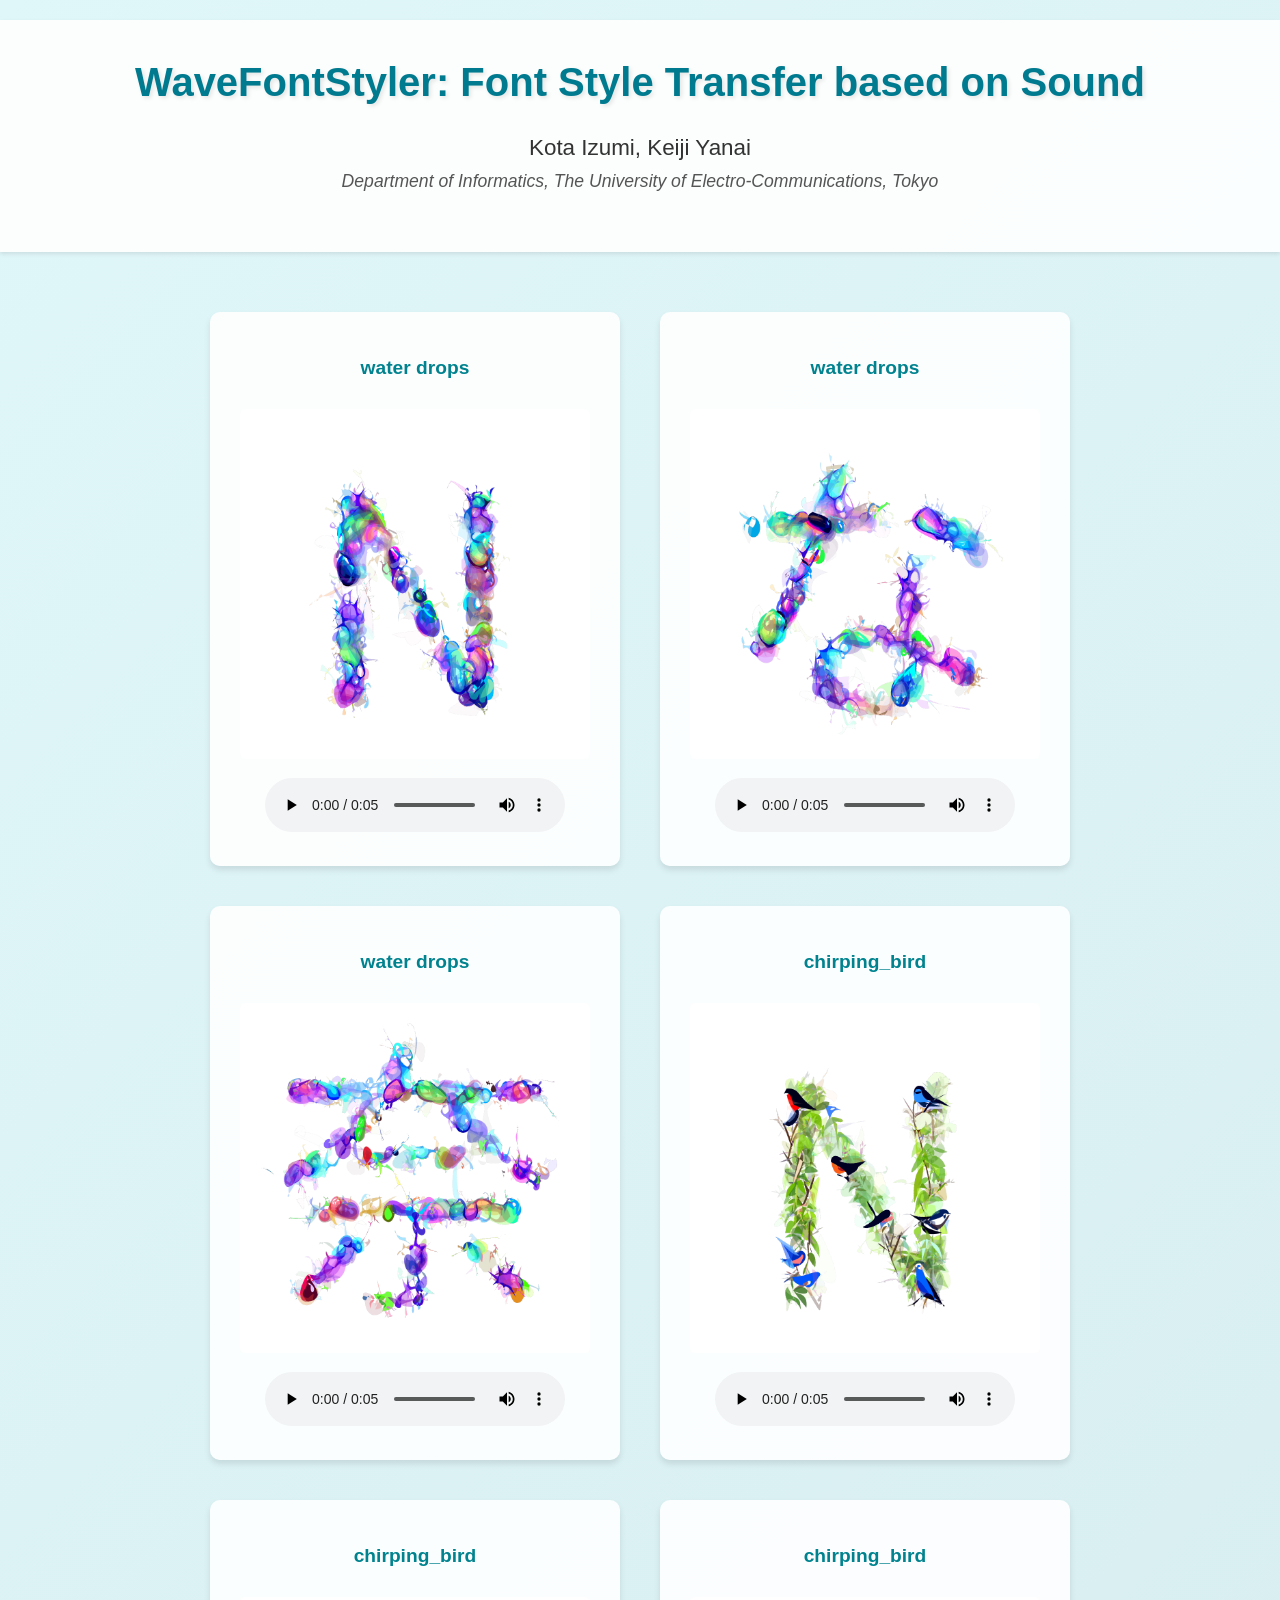
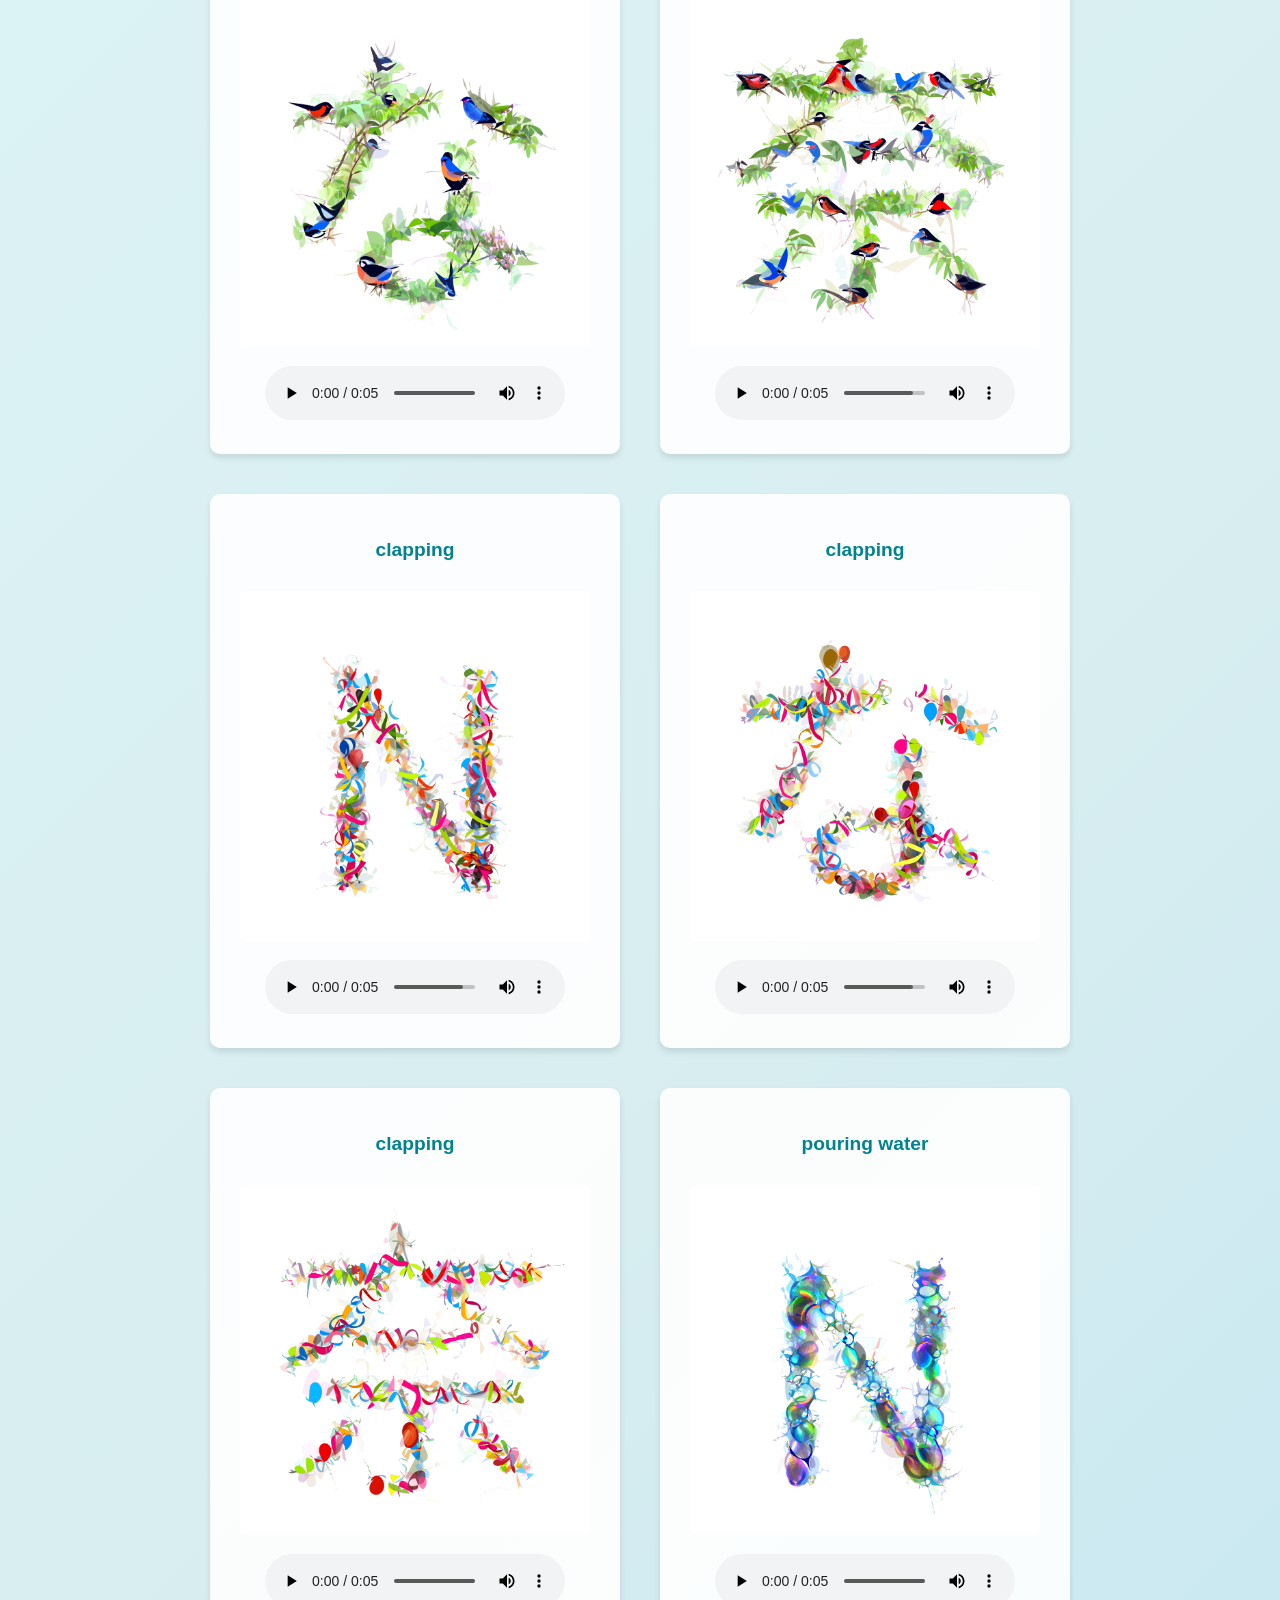
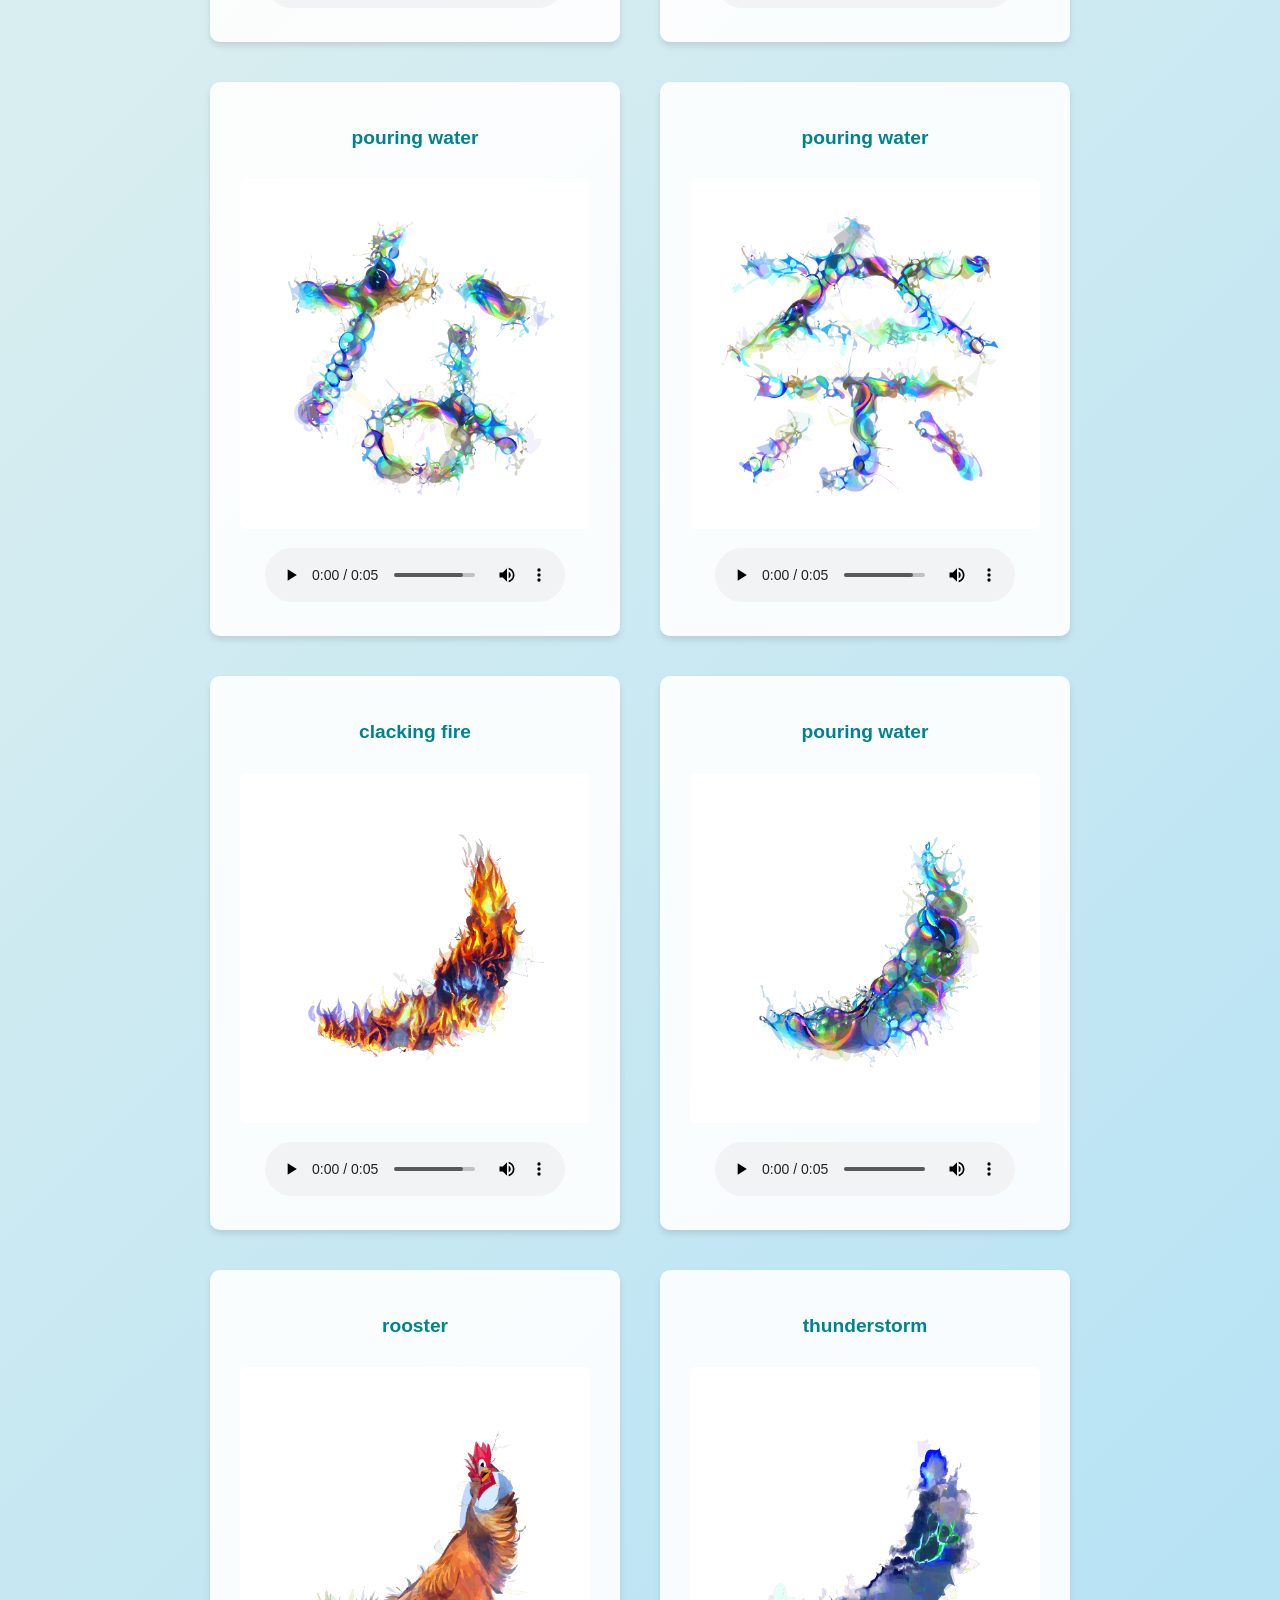
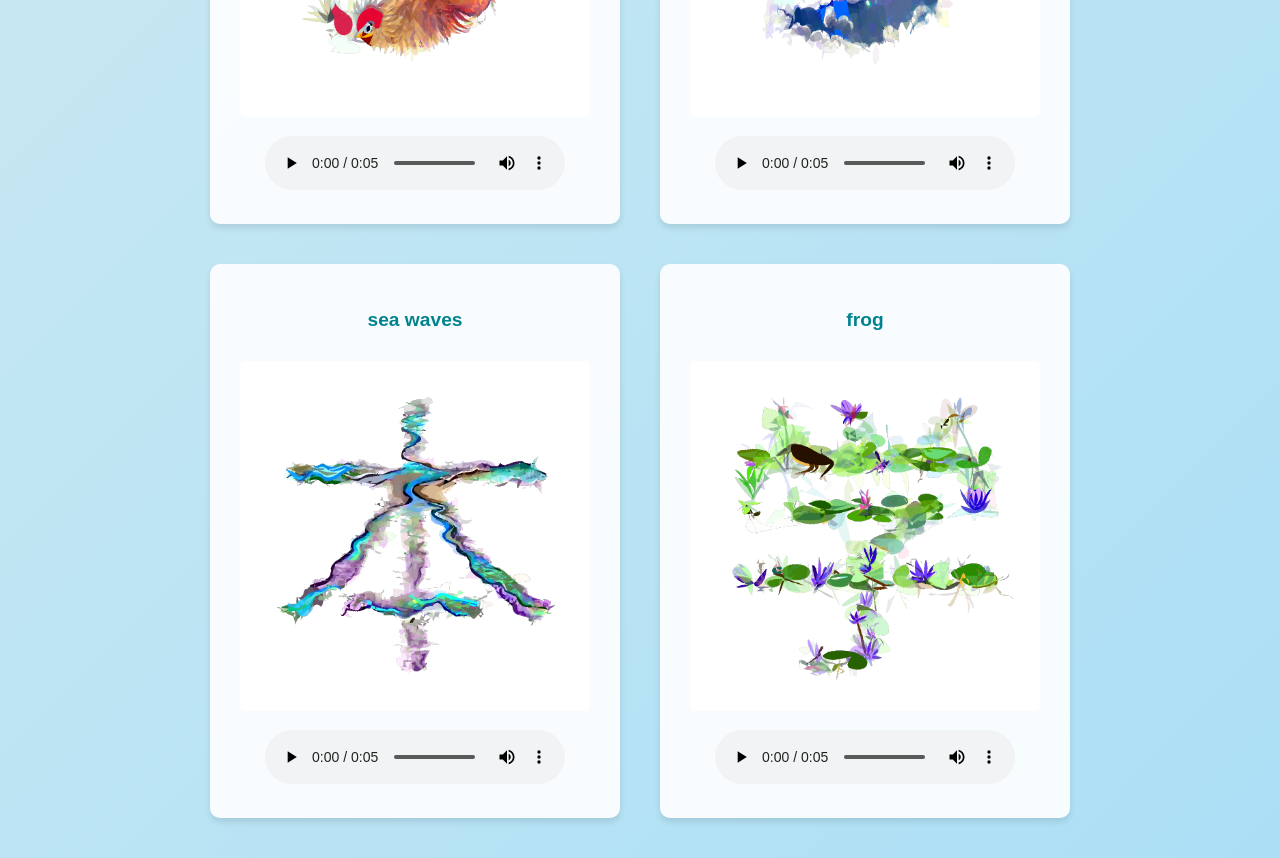
<file: index.html>
<!DOCTYPE html>
<html lang="ja">

<head>
    <meta charset="UTF-8">
    <meta name="viewport" content="width=device-width, initial-scale=1.0">
    <title>WaveFontStyler</title>
    <link rel="stylesheet" href="./static/style.css">
    <link rel="icon" type="image/png" href="./image/icon.png" sizes="96x96" />
</head>

<body>
    <div class="header">
        <h1 class="title">WaveFontStyler: Font Style Transfer based on Sound</h1>
        <div class="author-section">
            <p class="authors">Kota Izumi, Keiji Yanai</p>
            <p class="affiliation">Department of Informatics, The University of Electro-Communications, Tokyo</p>
        </div>
    </div>
    <div class="gallery">
        <div class="item">
            <div class="text">water drops</div>
            <img src="./image/N_audio_only_audio:water_drop_sim:1.0_shape:0.5_cropsize:160_random_reinit.png" alt="Image 1">
            <audio controls>
                <source src="./audio/water_drops.mp3" type="audio/wav">
                Your browser does not support the audio element.
            </audio>
        </div>
        <div class="item">
            <div class="text">water drops</div>
            <img src="./image/な_audio_only_audio:water_drop_sim:1.0_shape:0.5_cropsize:160_random_reinit.png" alt="Image 1">
            <audio controls>
                <source src="./audio/water_drops.mp3" type="audio/wav">
                Your browser does not support the audio element.
            </audio>
        </div>
        <div class="item">
            <div class="text">water drops</div>
            <img src="./image/奈_audio_only_audio:water_drop_sim:1.0_shape:0.5_cropsize:160_random_reinit.png" alt="Image 1">
            <audio controls>
                <source src="./audio/water_drops.mp3" type="audio/wav">
                Your browser does not support the audio element.
            </audio>
        </div>


        <div class="item">
            <div class="text">chirping_bird</div>
                <img src="./image/N_audio_only_audio:bird_sim:1.0_shape:0.5_cropsize:160_random_reinit.png" alt="Image 1">
                <audio controls>
                    <source src="./audio/chirping_bird.mp3" type="audio/wav">
                    Your browser does not support the audio element.
                </audio>
        </div>
        <div class="item">
            <div class="text">chirping_bird</div>
            <img src="./image/な_audio_only_audio:bird_sim:1.0_shape:0.5_cropsize:160_random_reinit.png" alt="Image 1">
            <audio controls>
                <source src="./audio/chirping_bird.mp3" type="audio/wav">
                Your browser does not support the audio element.
            </audio>
        </div>
        <div class="item">
            <div class="text">chirping_bird</div>
            <img src="./image/奈_audio_only_audio:bird_sim:1.0_shape:0.5_cropsize:160_random_reinit.png" alt="Image 1">
            <audio controls>
                <source src="./audio/chirping_bird.mp3" type="audio/wav">
                Your browser does not support the audio element.
            </audio>
        </div>



        <div class="item">
            <div class="text">clapping</div>
            <img src="./image/N_audio_only_audio:clapping_sim:1.0_shape:0.5_cropsize:160_random_reinit.png" alt="Image 1">
            <audio controls>
                <source src="./audio/clapping.mp3" type="audio/wav">
                Your browser does not support the audio element.
            </audio>
        </div>
        <div class="item">
            <div class="text">clapping</div>
            <img src="./image/な_audio_only_audio:clapping_sim:1.0_shape:0.5_cropsize:160_random_reinit.png" alt="Image 1">
            <audio controls>
                <source src="./audio/clapping.mp3" type="audio/wav">
                Your browser does not support the audio element.
            </audio>
        </div>
        <div class="item">
            <div class="text">clapping</div>
            <img src="./image/奈_audio_only_audio:clapping_sim:1.0_shape:0.5_cropsize:160_random_reinit.png" alt="Image 1">
            <audio controls>
                <source src="./audio/clapping.mp3" type="audio/wav">
                Your browser does not support the audio element.
            </audio>
        </div>


        <div class="item">
            <div class="text">pouring water</div>
            <img src="./image/N_audio_only_audio:pour_water_sim:1.0_shape:0.5_cropsize:160_random_reinit.png" alt="Image 1">
            <audio controls>
                <source src="./audio/water_drops.mp3" type="audio/wav">
                Your browser does not support the audio element.
            </audio>
        </div>
        <div class="item">
            <div class="text">pouring water</div>
            <img src="./image/な_audio_only_audio:pour_water_sim:1.0_shape:0.5_cropsize:160_random_reinit.png" alt="Image 1">
            <audio controls>
                <source src="./audio/water_drops.mp3" type="audio/wav">
                Your browser does not support the audio element.
            </audio>
        </div>
        <div class="item">
            <div class="text">pouring water</div>
            <img src="./image/奈_audio_only_audio:pour_water_sim:1.0_shape:0.5_cropsize:160_random_reinit.png" alt="Image 1">
            <audio controls>
                <source src="./audio/water_drops.mp3" type="audio/wav">
                Your browser does not support the audio element.
            </audio>
        </div>


        <!-- <div class="item">
            <div class="text">clapping</div>
            <img src="./image/mi_clapping.png" alt="Image 3">
            <audio controls>
                <source src="./audio/clapping.mp3" type="audio/wav">
                Your browser does not support the audio element.
            </audio>
        </div>
        <div class="item">
            <div class="text">pouring water</div>
            <img src="./image/mi_pour_water.png" alt="Image 4">
            <audio controls>
                <source src="./audio/pouring_water.mp3" type="audio/wav">
                Your browser does not support the audio element.
            </audio>
        </div> -->
        <div class="item">
            <div class="text">clacking fire</div>
            <img src="./image/moon_cracking_fire.png" alt="Image 4">
            <audio controls>
                <source src="./audio/cracking_fire.mp3" type="audio/wav">
                Your browser does not support the audio element.
            </audio>
        </div>
        <div class="item">
            <div class="text">pouring water</div>
            <img src="./image/moon_pour_water.png" alt="Image 4">
            <audio controls>
                <source src="./audio/pouring_water.mp3" type="audio/wav">
                Your browser does not support the audio element.
            </audio>
        </div>
        <div class="item">
            <div class="text">rooster</div>
            <img src="./image/moon_rooster2.png" alt="Image 4">
            <audio controls>
                <source src="./audio/rooster.mp3" type="audio/wav">
                Your browser does not support the audio element.
            </audio>
        </div>
        <div class="item">
            <div class="text">thunderstorm</div>
            <img src="./image/moon_thunderstorm2.png" alt="Image 4">
            <audio controls>
                <source src="./audio/thunderstorm.mp3" type="audio/wav">
                Your browser does not support the audio element.
            </audio>
        </div>
        <div class="item">
            <div class="text">sea waves</div>
            <img src="./image/hon_sea_waves.png" alt="Image 4">
            <audio controls>
                <source src="./audio/sea_waves.mp3" type="audio/wav">
                Your browser does not support the audio element.
            </audio>
        </div>
        <div class="item">
            <div class="text">frog</div>
            <img src="./image/gaku_frog.png" alt="Image 4">
            <audio controls>
                <source src="./audio/frog.mp3" type="audio/wav">
                Your browser does not support the audio element.
            </audio>
        </div>
    </div>
</body>

</html>
</file>
<file: static/style.css>
body {
    font-family: 'Noto Sans JP', sans-serif;
    margin: 0;
    padding: 0;
    background: linear-gradient(135deg, #e0f7fa, #d7edf0, #acdff6);  背景のグラデーション
    min-height: 100vh;
}

.header {
    background-color: rgba(255, 255, 255, 0.9);  /* ヘッダーの背景色を変更 */
    padding: 40px 0;
    box-shadow: 0 2px 4px rgba(0, 0, 0, 0.1);
    margin: 20px 0;
    width: 100%;
}

.title {
    font-family: 'Noto Sans JP', sans-serif;
    color: #007a8f;
    text-align: center;
    margin: 0 20px 30px 20px;
    padding: 0 20px;
    font-size: 2.5em;
    text-shadow: 2px 2px 4px rgba(0, 0, 0, 0.1);
}

.author-section {
    text-align: center;
    margin: 20px 0;
}

.authors {
    font-size: 1.4em;
    font-weight: 500;
    color: #333;
    margin: 0 0 10px 0;
    padding: 0;
}

.affiliation {
    font-size: 1.1em;
    color: #555;
    margin: 5px 0 0 0;
    font-style: italic;
}

.gallery {
    display: flex;
    flex-wrap: wrap;
    justify-content: center;
    padding: 20px;
    max-width: 1400px;
    margin: 0 auto;
}

.item {
    background: rgba(255, 255, 255, 0.9);  /* アイテムの背景色も少し透明に */
    border-radius: 10px;
    padding: 30px;
    margin: 20px;
    box-shadow: 0 4px 6px rgba(0, 0, 0, 0.1);
    width: 350px;
    text-align: center;
    transition: transform 0.3s ease;
}

.item:hover {
    transform: translateY(-5px);
    box-shadow: 0 6px 12px rgba(0, 0, 0, 0.15);  /* ホバー時の影を強調 */
}

/* 以下は既存のスタイル */
.text {
    color: #00838f;
    font-weight: 700;
    margin: 15px 0;
    font-size: 1.2em;
}

.item img {
    width: 100%;
    height: auto;
    border-radius: 5px;
    margin: 15px 0;
    cursor: pointer;
}

/* レスポンシブ対応 */
@media (max-width: 768px) {
    .title {
        font-size: 2em;
        margin: 0 10px 20px 10px;
    }
    
    .authors {
        font-size: 1.2em;
    }
    
    .affiliation {
        font-size: 1em;
        padding: 0 10px;
    }
    
    .item {
        width: 90%;
        margin: 15px auto;
    }
}
</file>
